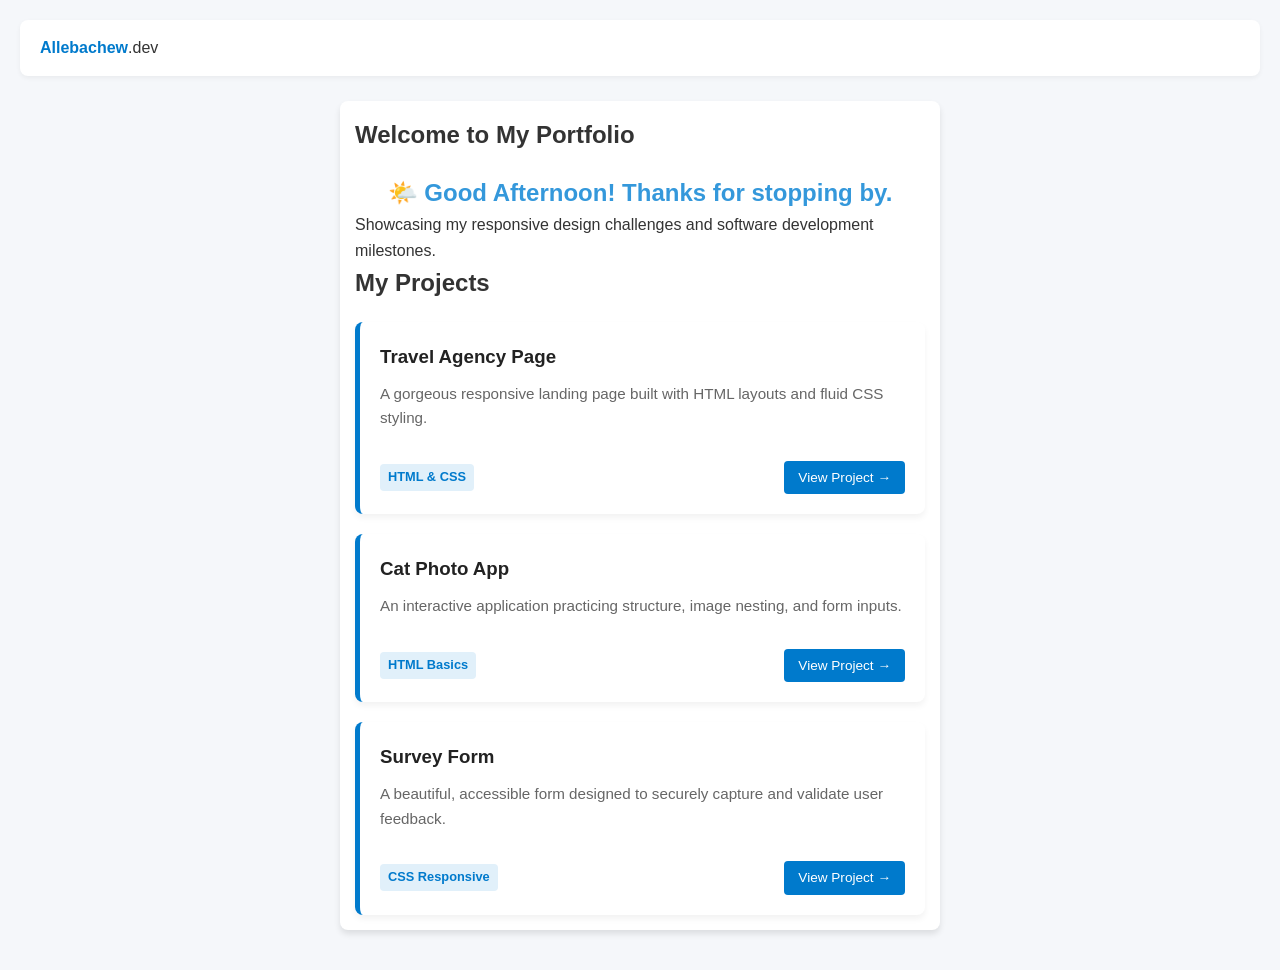
<file: index.html>
<!DOCTYPE html>
<html lang="en">
<head>
    <meta charset="UTF-8">
    <meta name="viewport" content="width=device-width, initial-scale=1.0">
    <title>Allebachew | Portfolio</title>
    <link rel="stylesheet" href="style.css">
</head>
<body>

    <header class="main-header">
        <div class="logo"><span>Allebachew</span>.dev</div>
    </header>

    <main class="container">
        <section id="intro">
            <h1>Welcome to My Portfolio</h1>
            <h2 id="welcome-greeting" style="text-align: center; color: #3498db; margin-top: 20px;"></h2>

            <p>Showcasing my responsive design challenges and software development milestones.</p>
        </section>

        <section id="projects-section">
          
            <h2>My Projects</h2>
            <div id="portfolio-grid" class="grid-container"></div>
        </section>
    </main>

    <script src="script.js"></script>
</body>
</html>
</file>
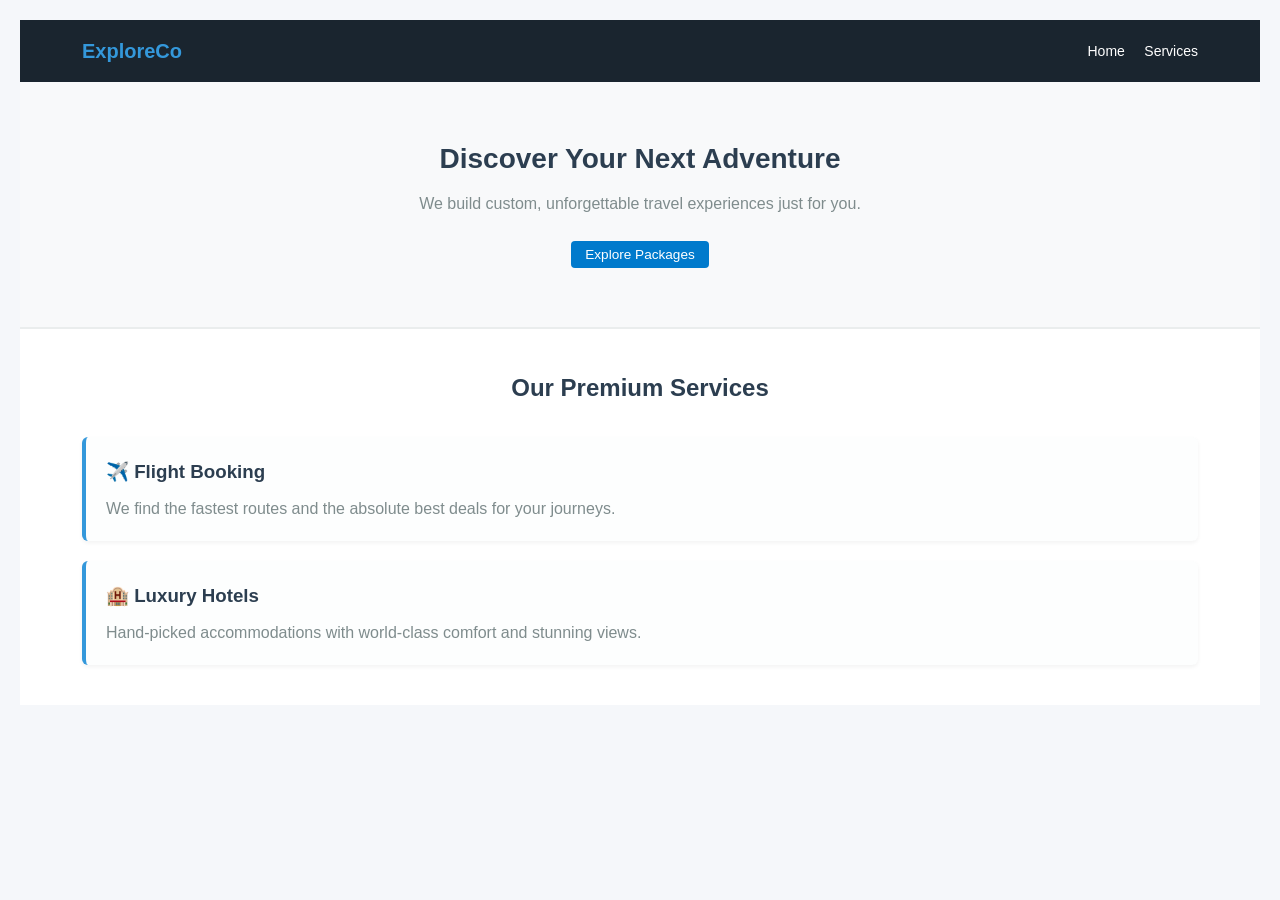
<file: agency.html>
<!DOCTYPE html>
<html lang="en">
<head>
    <meta charset="UTF-8">
    <meta name="viewport" content="width=device-width, initial-scale=1.0">
    <title>Dream Travel Agency</title>
    <link rel="stylesheet" href="style.css">
</head>
<body>
    <header class="agency-header">
        <div class="logo">ExploreCo</div>
        <nav class="agency-nav">
            <a href="#hero">Home</a>
            <a href="#services">Services</a>
        </nav>
    </header>

    <main>
        <section id="hero" class="hero-section">
            <div class="hero-content">
                <h1>Discover Your Next Adventure</h1>
                <p>We build custom, unforgettable travel experiences just for you.</p>
                <a href="#services" class="project-btn">Explore Packages</a>
            </div>
        </section>

        <section id="services" class="services-section">
            <h2>Our Premium Services</h2>
            <div class="services-grid">
                <div class="service-card">
                    <h3>✈️ Flight Booking</h3>
                    <p>We find the fastest routes and the absolute best deals for your journeys.</p>
                </div>
                <div class="service-card">
                    <h3>🏨 Luxury Hotels</h3>
                    <p>Hand-picked accommodations with world-class comfort and stunning views.</p>
                </div>
            </div>
        </section>
    </main>
</body>
</html>
</file>
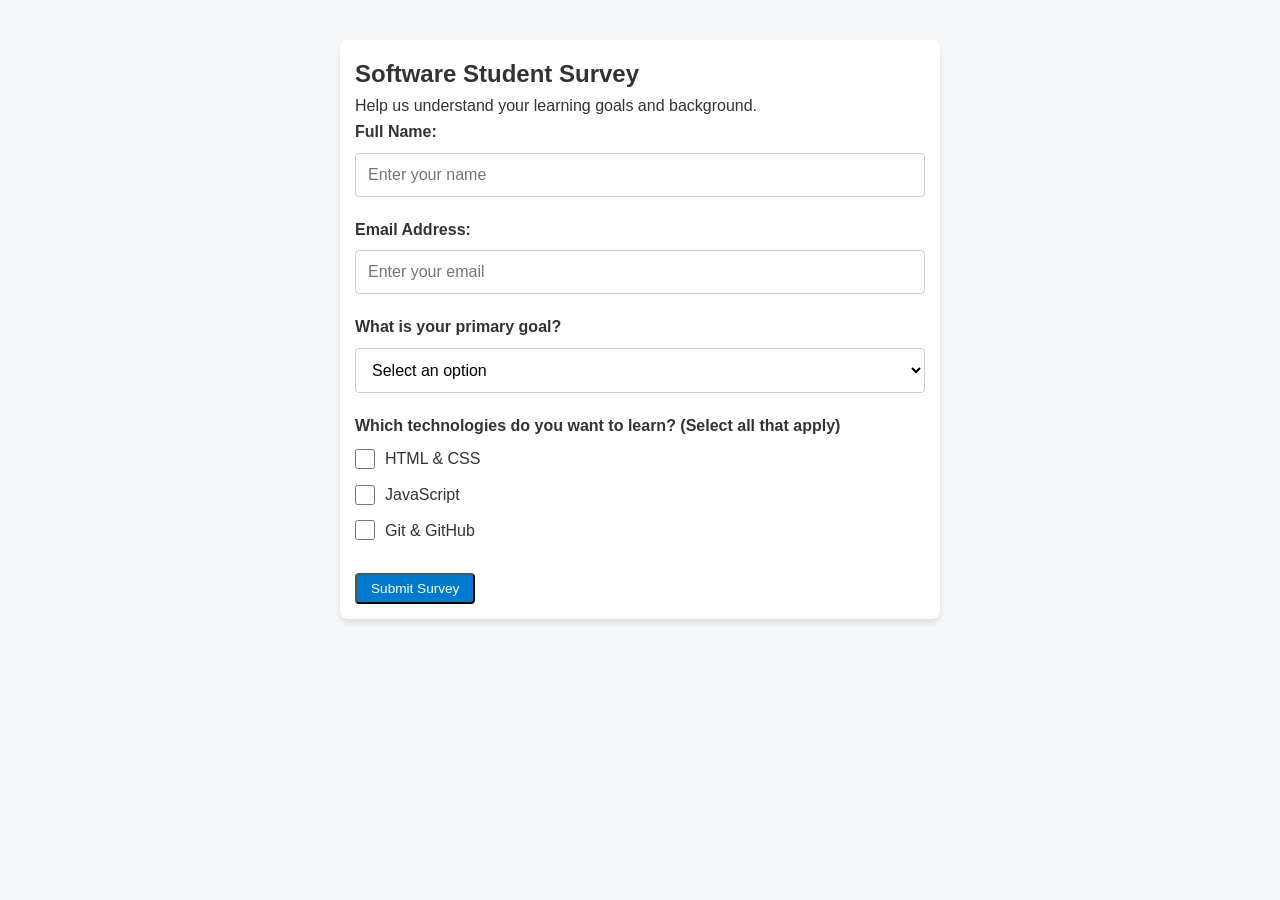
<file: form.html>
<!DOCTYPE html>
<html lang="en">
  <head>
    <meta charset="UTF-8">
    <meta name="viewport" content="width=device-width, initial-scale=1.0">
    <title>Developer Survey Form</title>
    <link rel="stylesheet" href="style.css">
  </head>
  <body>
    <main class="container">
      <section id="intro">
        <h1>Software Student Survey</h1>
        <p>Help us understand your learning goals and background.</p>
      </section>

      <section class="form-section">
        <form id="survey-form">
          
          <!-- Text Input -->
          <div class="form-group">
            <label id="name-label" for="name">Full Name:</label>
            <input type="text" id="name" placeholder="Enter your name" required>
          </div>
          
          <!-- Email Input -->
          <div class="form-group">
            <label id="email-label" for="email">Email Address:</label>
            <input type="email" id="email" placeholder="Enter your email" required>
          </div> <!-- Closed this box correctly! -->

          <!-- Dropdown Menu -->
          <div class="form-group">
            <label for="dropdown">What is your primary goal?</label>
            <select id="dropdown" required>
              <option value="" disabled selected>Select an option</option>
              <option value="job">Get a software job</option>
              <option value="freelance">Build freelance projects</option>
              <option value="hobby">Learn as a hobby</option>
            </select>
          </div>

          <!-- Checkboxes -->
          <div class="form-group">
            <label>Which technologies do you want to learn? (Select all that apply)</label>
            <div class="checkbox-group">
              <input type="checkbox" id="tech1" value="html"><label for="tech1">HTML & CSS</label>
            </div>
            <div class="checkbox-group">
              <input type="checkbox" id="tech2" value="js"><label for="tech2">JavaScript</label>
            </div>
            <div class="checkbox-group">
              <input type="checkbox" id="tech3" value="git"><label for="tech3">Git & GitHub</label>
            </div>
          </div>
                
          <!-- Submit Button -->
          <button type="submit" id="submit-btn" class="project-btn">Submit Survey</button>
          
        </form>
      </section>
    </main>
  </body>
</html>
</file>
<file: style.css>
* {
    margin: 0;
    padding: 0;
    box-sizing: border-box;
    font-family: 'Segoe UI', sans-serif;
}

body {
    background-color: #f5f7fa;
    color: #333;
    padding: 20px;
    line-height: 1.6;
}

.container {
    max-width: 1000px;
    margin: 0 auto;
}

.main-header {
    background: #ffffff;
    padding: 15px 20px;
    border-radius: 8px;
    margin-bottom: 25px;
    box-shadow: 0 2px 5px rgba(0,0,0,0.05);
}

.logo span {
    color: #007acc;
    font-weight: bold;
}

/* Responsive Grid System */
.grid-container {
    display: grid;
    grid-template-columns: repeat(auto-fit, minmax(280px, 1fr));
    gap: 20px;
    margin-top: 20px;
}

/* Project Card Layout */
.card {
    background: #ffffff;
    padding: 20px;
    border-radius: 8px;
    border-left: 5px solid #007acc;
    box-shadow: 0 4px 6px rgba(0,0,0,0.05);
    display: flex;
    flex-direction: column;
}

.card h3 {
    margin-bottom: 10px;
    color: #222;
}

.card p {
    color: #666;
    font-size: 0.95rem;
    margin-bottom: 15px;
}

.card-footer {
    display: flex;
    justify-content: space-between;
    align-items: center;
    margin-top: auto;
    padding-top: 15px;
}

.badge {
    display: inline-block;
    background: #e1f0fa;
    color: #007acc;
    padding: 3px 8px;
    border-radius: 4px;
    font-size: 0.8rem;
    font-weight: bold;
}

.project-btn {
    text-decoration: none;
    background-color: #007acc;
    color: #ffffff;
    padding: 6px 14px;
    border-radius: 4px;
    font-size: 0.85rem;
    font-weight: 500;
}

/* --- Survey Form Specific Styles --- */
/* --- Updated Responsive Container --- */
.container {
    width: 90%;            /* Forces the container to take up 90% of the screen width */
    max-width: 600px;      /* Prevents it from getting too wide on laptops */
    margin: 20px auto;     /* Lowers the top margin so it fits better vertically */
    padding: 15px;         /* Slightly smaller padding so text doesn't hit the edges */
    background-color: #ffffff;
    border-radius: 8px;
    box-sizing: border-box; /* Ensures padding doesn't push the box off-screen */
    box-shadow: 0 4px 6px rgba(0, 0, 0, 0.1);
}


/* --- Updated Responsive Container --- */
.container {
    width: 90%;            /* Forces the container to take up 90% of the screen width */
    max-width: 600px;      /* Prevents it from getting too wide on laptops */
    margin: 20px auto;     /* Lowers the top margin so it fits better vertically */
    padding: 15px;         /* Slightly smaller padding so text doesn't hit the edges */
    background-color: #ffffff;
    border-radius: 8px;
    box-sizing: border-box; /* Ensures padding doesn't push the box off-screen */
    box-shadow: 0 4px 6px rgba(0, 0, 0, 0.1);
}


.form-group {
    margin-bottom: 20px;
    display: flex;
    flex-direction: column;
}

.form-group label {
    margin-bottom: 8px;
    font-weight: bold;
    color: #333;
}

/* Styling for Text, Email, and Dropdown fields */
input[type="text"],
input[type="email"],
select {
    padding: 12px;
    border: 1px solid #ccc;
    border-radius: 4px;
    font-size: 16px; /* Prevents mobile browsers from auto-zooming */
    background-color: #fff;
    width: 100%;
    box-sizing: border-box;
}

/* Styling for Checkboxes layout */
.checkbox-group {
    display: flex;
    align-items: center;
    margin-bottom: 10px;
}

.checkbox-group input[type="checkbox"] {
    margin-right: 10px;
    width: 20px;
    height: 20px;
}

.checkbox-group label {
    margin-bottom: 0;
    font-weight: normal;
    cursor: pointer;
}

/* --- Travel Agency Specific Styles --- */
.agency-header {
    background-color: #1a252f;
    color: #ffffff;
    display: flex;
    justify-content: space-between;
    align-items: center;
    padding: 15px 5%;
}

.agency-header .logo {
    font-size: 20px;
    font-weight: bold;
    color: #3498db;
}

.agency-nav a {
    color: #ffffff;
    text-decoration: none;
    margin-left: 15px;
    font-size: 14px;
}

/* Hero Screen Layout */
.hero-section {
    background-color: #f8f9fa;
    padding: 60px 5%;
    text-align: center;
    border-bottom: 2px solid #eaeded;
}

.hero-content h1 {
    font-size: 28px;
    color: #2c3e50;
    margin-bottom: 15px;
    line-height: 1.2;
}

.hero-content p {
    font-size: 16px;
    color: #7f8c8d;
    margin-bottom: 25px;
}

/* Services Layout */
.services-section {
    padding: 40px 5%;
    background-color: #ffffff;
}

.services-section h2 {
    text-align: center;
    color: #2c3e50;
    margin-bottom: 30px;
}

.services-grid {
    display: flex;
    flex-direction: column; /* Stacks cards cleanly on phone screens */
    gap: 20px;
}

.service-card {
    background-color: #fdfefe;
    padding: 20px;
    border-radius: 6px;
    border-left: 4px solid #3498db; /* Adds a clean blue accent line */
    box-shadow: 0 2px 4px rgba(0, 0, 0, 0.05);
}

.service-card h3 {
    margin-bottom: 10px;
    color: #2c3e50;
}

.service-card p {
    color: #7f8c8d;
    line-height: 1.5;
}
</file>
